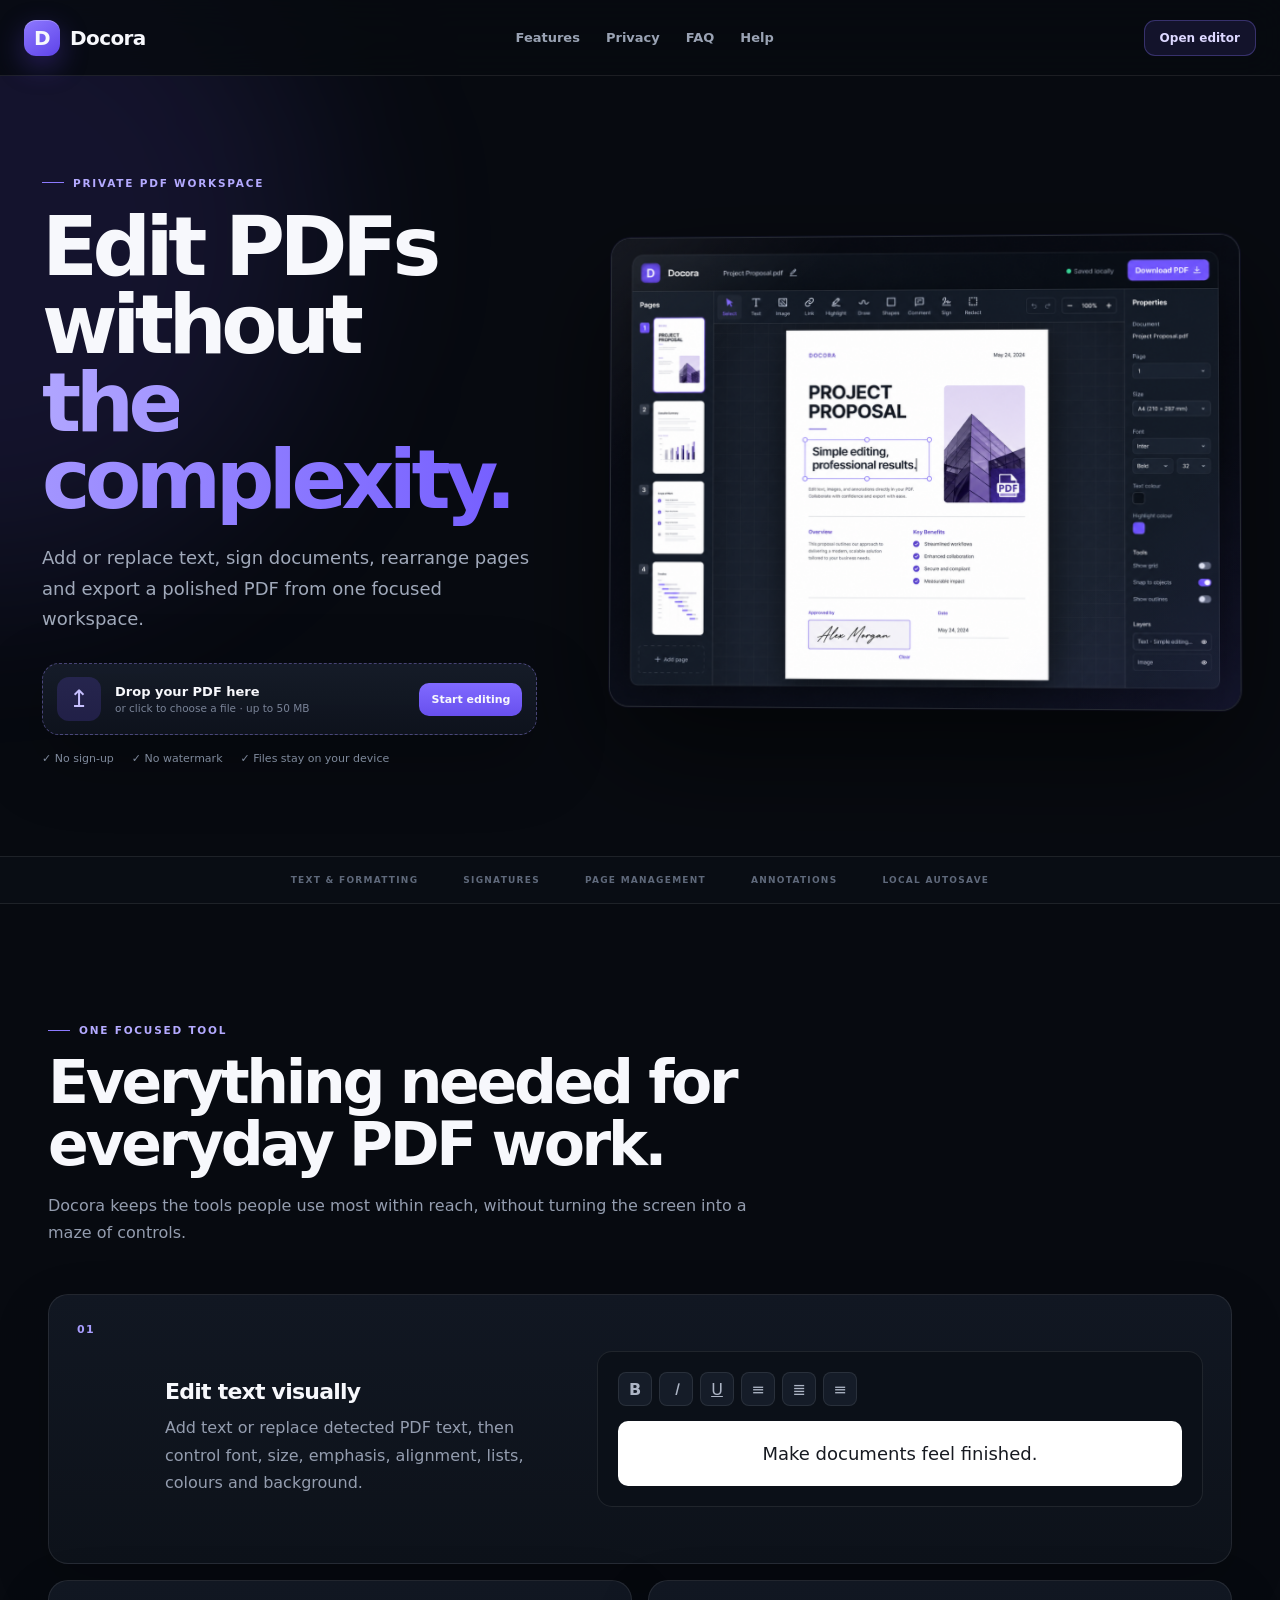
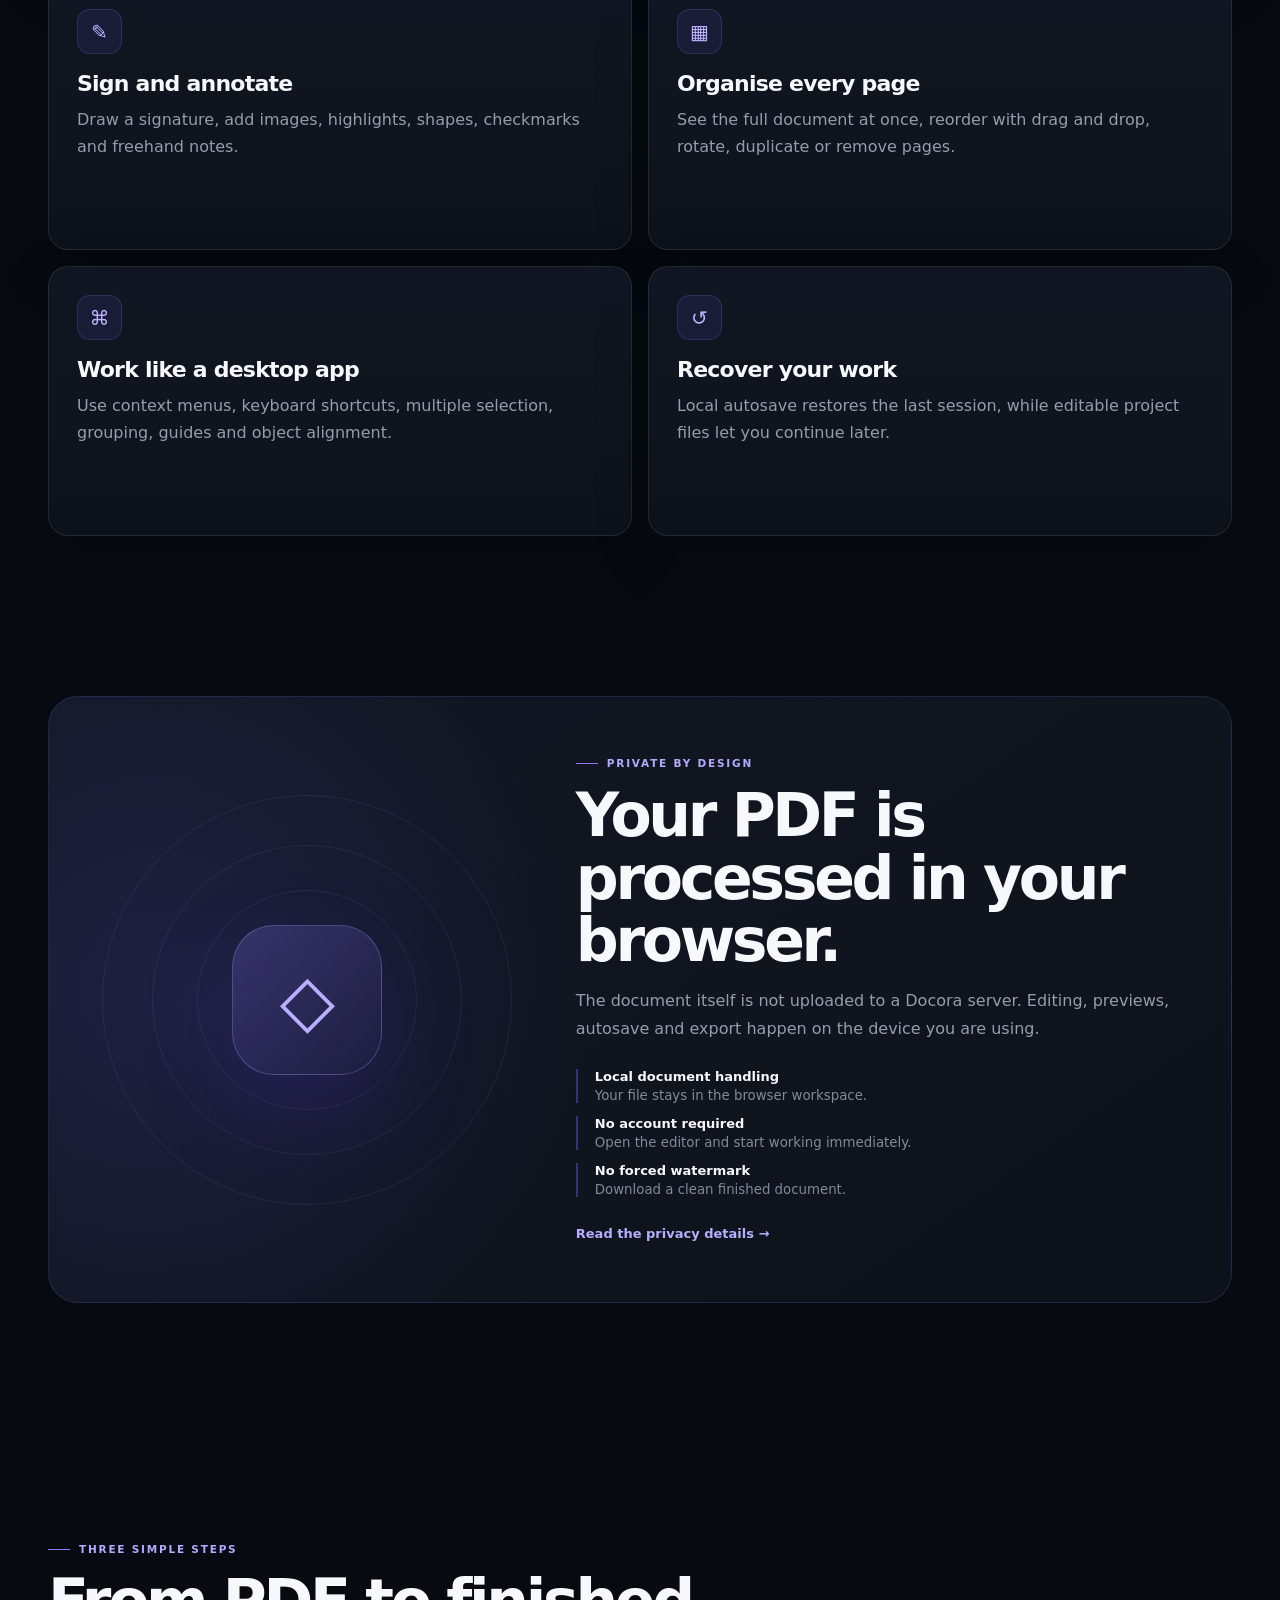
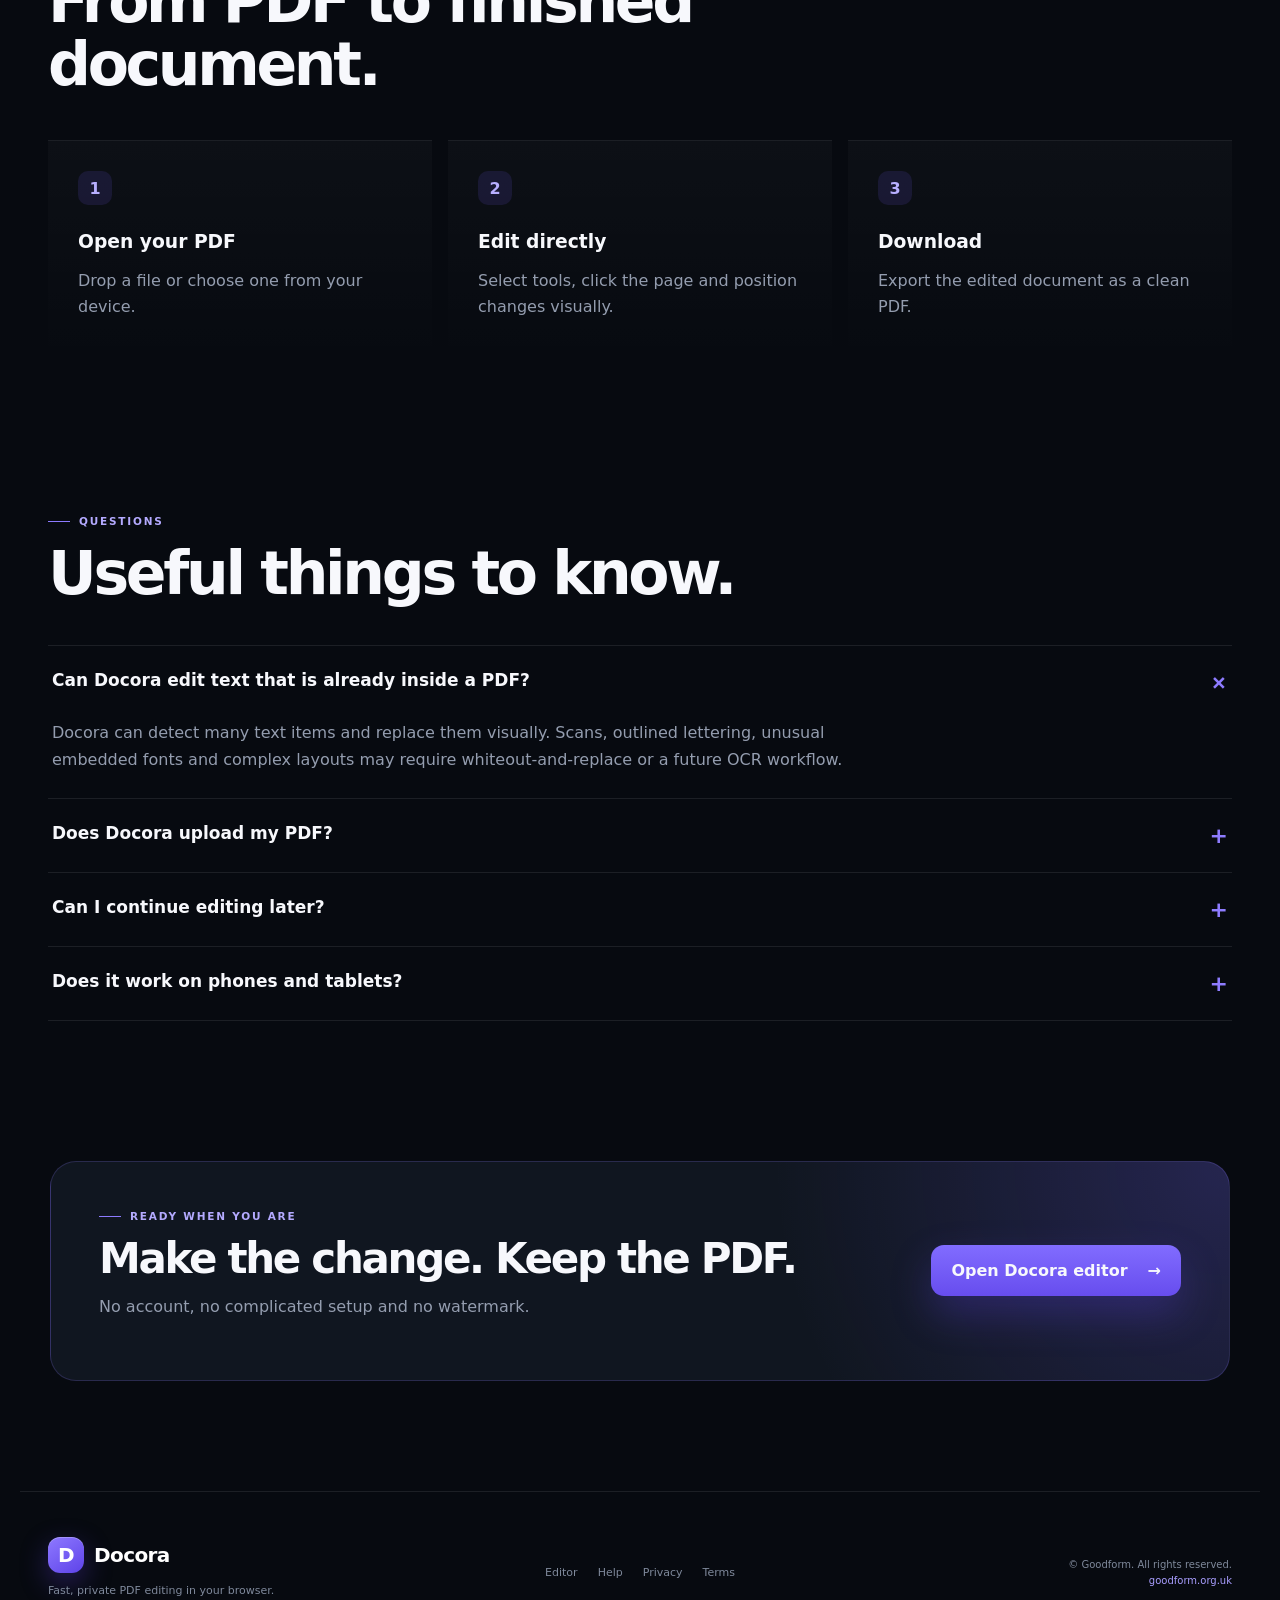
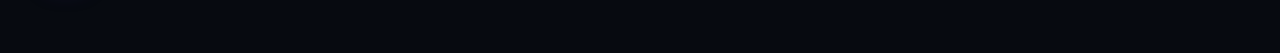
<file: index.html>
<!doctype html>
<html lang="en">
<head>
  <meta charset="utf-8">
  <meta name="viewport" content="width=device-width,initial-scale=1,viewport-fit=cover">
  <title>Docora — Fast, private PDF editing in your browser</title>
  <meta name="description" content="Edit PDF text, pages, signatures, images and annotations in a fast, private browser-based workspace. No account and no watermark.">
  <meta name="robots" content="index,follow,max-image-preview:large">
  <meta name="theme-color" content="#090d15">
  <link rel="canonical" href="https://docora.uk/">
  <link rel="apple-touch-icon" href="assets/icon-192.png">
  <link rel="icon" href="assets/favicon.svg" type="image/svg+xml">
  <link rel="manifest" href="manifest.webmanifest">
  <meta property="og:type" content="website">
  <meta property="og:title" content="Docora — Fast, private PDF editing">
  <meta property="og:description" content="Edit PDFs without the complexity. No account, no watermark, local document processing.">
  <meta property="og:url" content="https://docora.uk/">
  <meta property="og:image" content="https://docora.uk/assets/og-image.png">
  <meta name="twitter:card" content="summary_large_image">
  <meta name="twitter:title" content="Docora — Fast, private PDF editing">
  <meta name="twitter:description" content="A simple, modern PDF editor that works in your browser.">
  <meta name="twitter:image" content="https://docora.uk/assets/og-image.png">
  <link rel="stylesheet" href="assets/site.css?v=1.0.0">
  <script type="application/ld+json">{
    "@context":"https://schema.org",
    "@type":"SoftwareApplication",
    "name":"Docora",
    "applicationCategory":"BusinessApplication",
    "operatingSystem":"Any modern web browser",
    "url":"https://docora.uk/",
    "description":"A fast, private browser-based PDF editor for editing text, pages, signatures, images and annotations.",
    "offers":{"@type":"Offer","price":"0","priceCurrency":"GBP"},
    "creator":{"@type":"Organization","name":"Goodform","url":"https://goodform.org.uk/"}
  }</script>
</head>
<body>
  <header class="site-header">
    <a class="site-brand" href="./" aria-label="Docora home"><span class="brand-mark">D</span><span>Docora</span></a>
    <nav aria-label="Main navigation"><a href="#features">Features</a><a href="#privacy">Privacy</a><a href="#faq">FAQ</a><a href="help.html">Help</a></nav>
    <a class="header-cta" href="editor/">Open editor</a>
  </header>

  <main>
    <section class="hero">
      <div class="hero-glow"></div>
      <div class="hero-copy">
        <div class="eyebrow"><span></span>PRIVATE PDF WORKSPACE</div>
        <h1>Edit PDFs without<br><em>the complexity.</em></h1>
        <p>Add or replace text, sign documents, rearrange pages and export a polished PDF from one focused workspace.</p>
        <label id="homeDropzone" class="home-dropzone" for="homeFileInput">
          <input id="homeFileInput" type="file" accept="application/pdf" hidden>
          <span class="drop-icon">↥</span>
          <span class="drop-copy"><strong>Drop your PDF here</strong><small>or click to choose a file · up to 50 MB</small></span>
          <span class="drop-button">Start editing</span>
        </label>
        <div class="trust"><span>✓ No sign-up</span><span>✓ No watermark</span><span>✓ Files stay on your device</span></div>
      </div>

      <div class="product-preview product-preview-image" aria-label="Preview of the Docora PDF editor">
        <img src="assets/docora-editor-preview.png" alt="Docora PDF editor showing page thumbnails, editing tools, an editable text box, signature and document properties" loading="eager" decoding="async">
      </div>
    </section>

    <section class="proof-bar"><span>TEXT &amp; FORMATTING</span><span>SIGNATURES</span><span>PAGE MANAGEMENT</span><span>ANNOTATIONS</span><span>LOCAL AUTOSAVE</span></section>

    <section id="features" class="section features">
      <div class="section-heading"><div class="eyebrow"><span></span>ONE FOCUSED TOOL</div><h2>Everything needed for everyday PDF work.</h2><p>Docora keeps the tools people use most within reach, without turning the screen into a maze of controls.</p></div>
      <div class="feature-grid">
        <article class="feature-large"><span class="feature-number">01</span><div><h3>Edit text visually</h3><p>Add text or replace detected PDF text, then control font, size, emphasis, alignment, lists, colours and background.</p></div><div class="format-demo"><div class="demo-toolbar"><b>B</b><i>I</i><u>U</u><span>≡</span><span>≣</span><span>≡</span></div><div class="demo-text">Make documents feel finished.</div></div></article>
        <article><span class="feature-icon">✎</span><h3>Sign and annotate</h3><p>Draw a signature, add images, highlights, shapes, checkmarks and freehand notes.</p></article>
        <article><span class="feature-icon">▦</span><h3>Organise every page</h3><p>See the full document at once, reorder with drag and drop, rotate, duplicate or remove pages.</p></article>
        <article><span class="feature-icon">⌘</span><h3>Work like a desktop app</h3><p>Use context menus, keyboard shortcuts, multiple selection, grouping, guides and object alignment.</p></article>
        <article><span class="feature-icon">↺</span><h3>Recover your work</h3><p>Local autosave restores the last session, while editable project files let you continue later.</p></article>
      </div>
    </section>

    <section id="privacy" class="section privacy-section">
      <div class="privacy-card"><div class="privacy-visual"><span class="shield">◇</span><div class="pulse p1"></div><div class="pulse p2"></div><div class="pulse p3"></div></div><div><div class="eyebrow"><span></span>PRIVATE BY DESIGN</div><h2>Your PDF is processed in your browser.</h2><p>The document itself is not uploaded to a Docora server. Editing, previews, autosave and export happen on the device you are using.</p><div class="privacy-points"><span><b>Local document handling</b><small>Your file stays in the browser workspace.</small></span><span><b>No account required</b><small>Open the editor and start working immediately.</small></span><span><b>No forced watermark</b><small>Download a clean finished document.</small></span></div><a href="privacy.html">Read the privacy details →</a></div></div>
    </section>

    <section class="section how"><div class="section-heading"><div class="eyebrow"><span></span>THREE SIMPLE STEPS</div><h2>From PDF to finished document.</h2></div><div class="steps"><article><b>1</b><h3>Open your PDF</h3><p>Drop a file or choose one from your device.</p></article><article><b>2</b><h3>Edit directly</h3><p>Select tools, click the page and position changes visually.</p></article><article><b>3</b><h3>Download</h3><p>Export the edited document as a clean PDF.</p></article></div></section>

    <section id="faq" class="section faq"><div class="section-heading"><div class="eyebrow"><span></span>QUESTIONS</div><h2>Useful things to know.</h2></div><div class="faq-list">
      <details open><summary>Can Docora edit text that is already inside a PDF?<span>+</span></summary><p>Docora can detect many text items and replace them visually. Scans, outlined lettering, unusual embedded fonts and complex layouts may require whiteout-and-replace or a future OCR workflow.</p></details>
      <details><summary>Does Docora upload my PDF?<span>+</span></summary><p>The document is handled locally in the browser. Third-party libraries are currently delivered through established content delivery networks, but the PDF file itself is not sent to them by Docora.</p></details>
      <details><summary>Can I continue editing later?<span>+</span></summary><p>Yes. Docora autosaves the current session locally and can export an editable .docora project containing the PDF and editing data.</p></details>
      <details><summary>Does it work on phones and tablets?<span>+</span></summary><p>The interface adapts to smaller screens with slide-out page and properties panels, a bottom tool strip and touch zoom support. Desktop remains the best option for precise document work.</p></details>
    </div></section>

    <section class="final-cta"><div><div class="eyebrow"><span></span>READY WHEN YOU ARE</div><h2>Make the change. Keep the PDF.</h2><p>No account, no complicated setup and no watermark.</p></div><a href="editor/">Open Docora editor <span>→</span></a></section>
  </main>

  <footer class="site-footer"><div><a class="site-brand" href="./"><span class="brand-mark">D</span><span>Docora</span></a><p>Fast, private PDF editing in your browser.</p></div><div class="footer-links"><a href="editor/">Editor</a><a href="help.html">Help</a><a href="privacy.html">Privacy</a><a href="terms.html">Terms</a></div><div class="goodform">© Goodform. All rights reserved.<a href="https://goodform.org.uk/" target="_blank" rel="noopener">goodform.org.uk</a></div></footer>
  <div id="homeToast" class="home-toast" hidden></div>
  <script src="assets/site.js?v=1.0.0" defer></script>
</body>
</html>
</file>
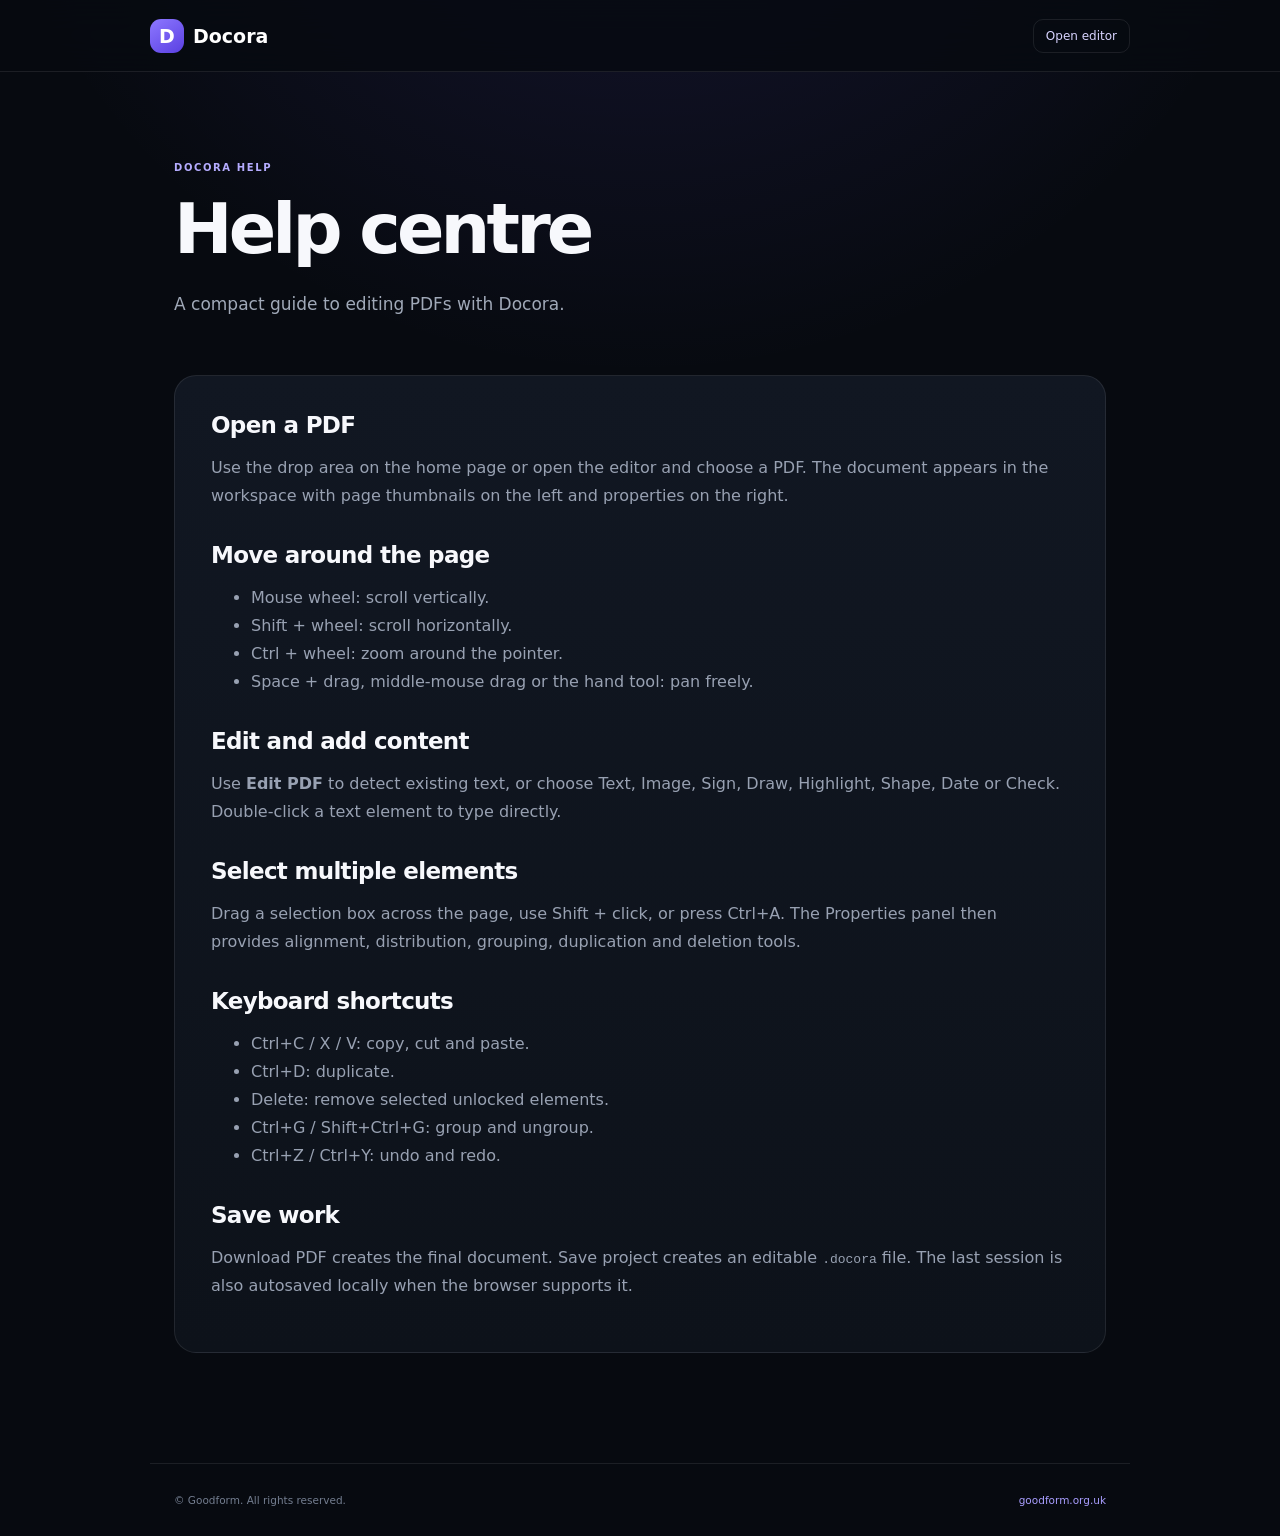
<file: help.html>
<!doctype html><html lang="en"><head><meta charset="utf-8"><meta name="viewport" content="width=device-width,initial-scale=1"><title>Help centre — Docora</title><meta name="description" content="A compact guide to editing PDFs with Docora."><meta name="robots" content="index,follow"><meta name="theme-color" content="#090d15"><link rel="canonical" href="https://docora.uk/help.html"><meta property="og:type" content="website"><meta property="og:title" content="Help centre — Docora"><meta property="og:description" content="A compact guide to editing PDFs with Docora."><meta property="og:url" content="https://docora.uk/help.html"><meta property="og:image" content="https://docora.uk/assets/og-image.png"><link rel="apple-touch-icon" href="assets/icon-192.png">
  <link rel="icon" href="assets/favicon.svg" type="image/svg+xml"><link rel="stylesheet" href="assets/legal.css?v=1.0.0"></head><body><header class="top"><a class="brand" href="index.html"><span class="mark">D</span>Docora</a><a href="editor/">Open editor</a></header><main class="wrap"><div class="eyebrow">DOCORA HELP</div><h1>Help centre</h1><p class="lead">A compact guide to editing PDFs with Docora.</p><section class="content">
<h2>Open a PDF</h2><p>Use the drop area on the home page or open the editor and choose a PDF. The document appears in the workspace with page thumbnails on the left and properties on the right.</p>
<h2>Move around the page</h2><ul><li>Mouse wheel: scroll vertically.</li><li>Shift + wheel: scroll horizontally.</li><li>Ctrl + wheel: zoom around the pointer.</li><li>Space + drag, middle-mouse drag or the hand tool: pan freely.</li></ul>
<h2>Edit and add content</h2><p>Use <strong>Edit PDF</strong> to detect existing text, or choose Text, Image, Sign, Draw, Highlight, Shape, Date or Check. Double-click a text element to type directly.</p>
<h2>Select multiple elements</h2><p>Drag a selection box across the page, use Shift + click, or press Ctrl+A. The Properties panel then provides alignment, distribution, grouping, duplication and deletion tools.</p>
<h2>Keyboard shortcuts</h2><ul><li>Ctrl+C / X / V: copy, cut and paste.</li><li>Ctrl+D: duplicate.</li><li>Delete: remove selected unlocked elements.</li><li>Ctrl+G / Shift+Ctrl+G: group and ungroup.</li><li>Ctrl+Z / Ctrl+Y: undo and redo.</li></ul>
<h2>Save work</h2><p>Download PDF creates the final document. Save project creates an editable <code>.docora</code> file. The last session is also autosaved locally when the browser supports it.</p>
</section></main><footer class="footer"><span>© Goodform. All rights reserved.</span><a href="https://goodform.org.uk/" target="_blank" rel="noopener">goodform.org.uk</a></footer></body></html>
</file>
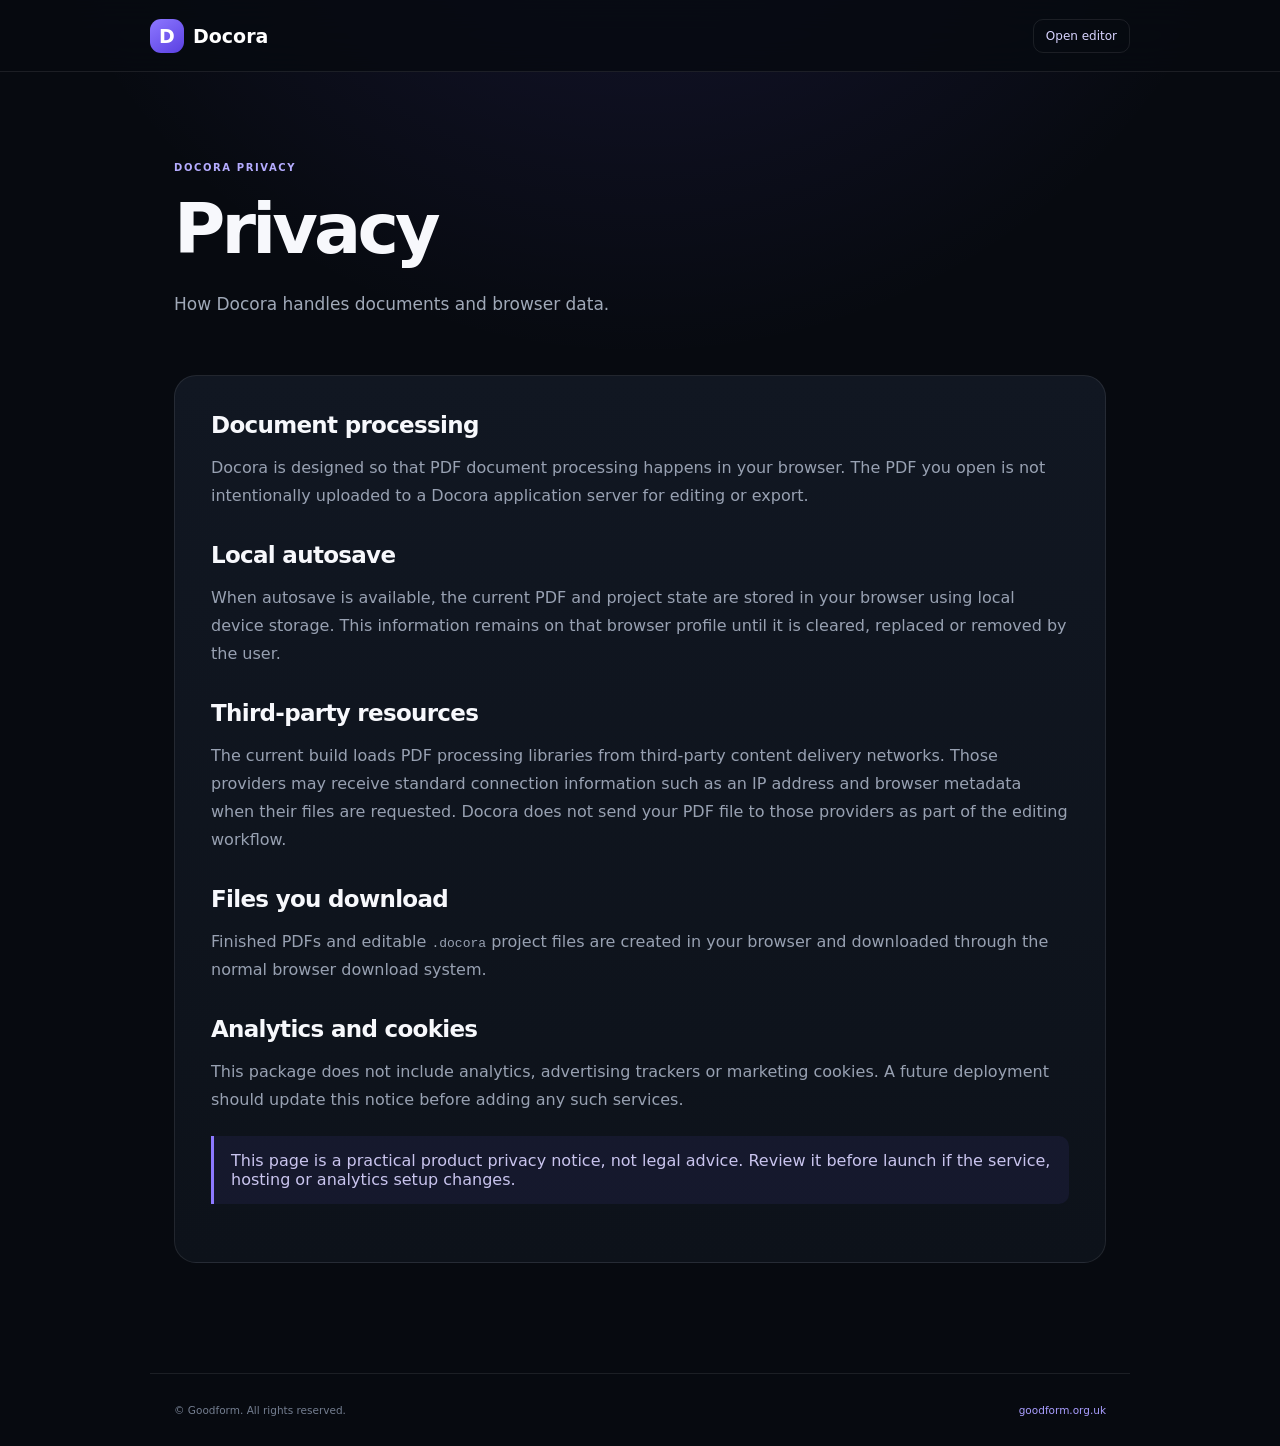
<file: privacy.html>
<!doctype html><html lang="en"><head><meta charset="utf-8"><meta name="viewport" content="width=device-width,initial-scale=1"><title>Privacy — Docora</title><meta name="description" content="How Docora handles documents and browser data."><meta name="robots" content="index,follow"><meta name="theme-color" content="#090d15"><link rel="canonical" href="https://docora.uk/privacy.html"><meta property="og:type" content="website"><meta property="og:title" content="Privacy — Docora"><meta property="og:description" content="How Docora handles documents and browser data."><meta property="og:url" content="https://docora.uk/privacy.html"><meta property="og:image" content="https://docora.uk/assets/og-image.png"><link rel="apple-touch-icon" href="assets/icon-192.png">
  <link rel="icon" href="assets/favicon.svg" type="image/svg+xml"><link rel="stylesheet" href="assets/legal.css?v=1.0.0"></head><body><header class="top"><a class="brand" href="index.html"><span class="mark">D</span>Docora</a><a href="editor/">Open editor</a></header><main class="wrap"><div class="eyebrow">DOCORA PRIVACY</div><h1>Privacy</h1><p class="lead">How Docora handles documents and browser data.</p><section class="content">
<h2>Document processing</h2><p>Docora is designed so that PDF document processing happens in your browser. The PDF you open is not intentionally uploaded to a Docora application server for editing or export.</p>
<h2>Local autosave</h2><p>When autosave is available, the current PDF and project state are stored in your browser using local device storage. This information remains on that browser profile until it is cleared, replaced or removed by the user.</p>
<h2>Third-party resources</h2><p>The current build loads PDF processing libraries from third-party content delivery networks. Those providers may receive standard connection information such as an IP address and browser metadata when their files are requested. Docora does not send your PDF file to those providers as part of the editing workflow.</p>
<h2>Files you download</h2><p>Finished PDFs and editable <code>.docora</code> project files are created in your browser and downloaded through the normal browser download system.</p>
<h2>Analytics and cookies</h2><p>This package does not include analytics, advertising trackers or marketing cookies. A future deployment should update this notice before adding any such services.</p>
<div class="note">This page is a practical product privacy notice, not legal advice. Review it before launch if the service, hosting or analytics setup changes.</div>
</section></main><footer class="footer"><span>© Goodform. All rights reserved.</span><a href="https://goodform.org.uk/" target="_blank" rel="noopener">goodform.org.uk</a></footer></body></html>
</file>
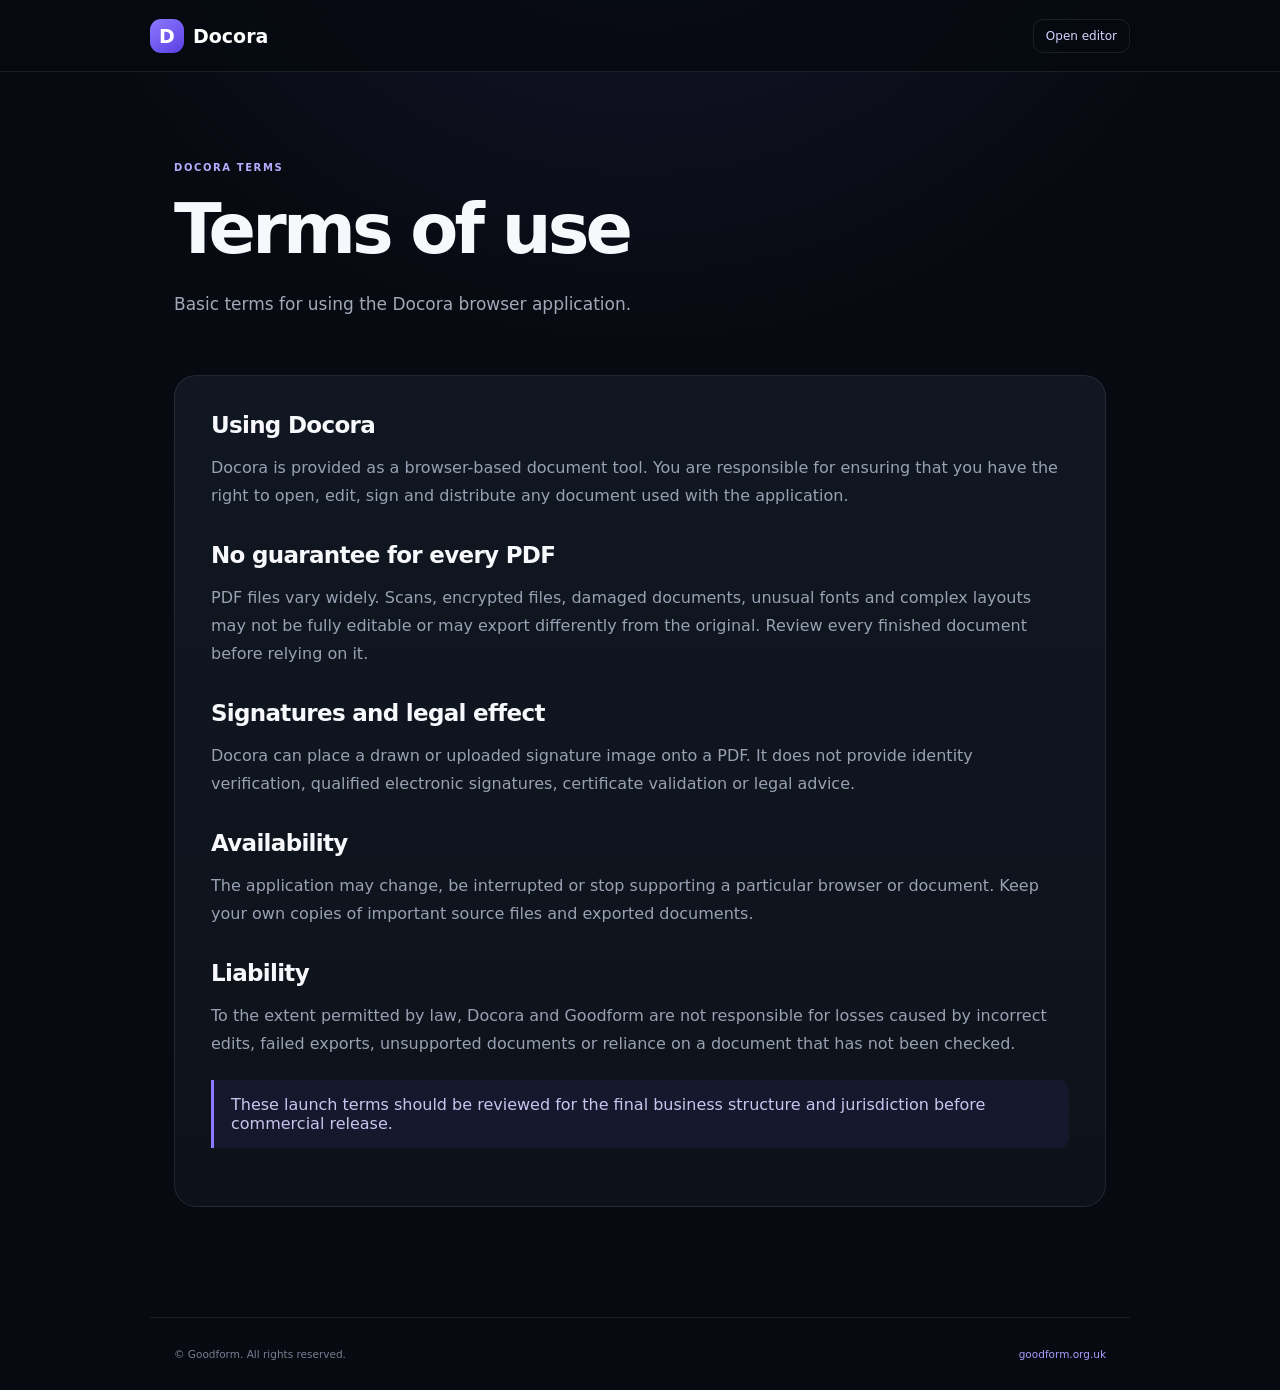
<file: terms.html>
<!doctype html><html lang="en"><head><meta charset="utf-8"><meta name="viewport" content="width=device-width,initial-scale=1"><title>Terms of use — Docora</title><meta name="description" content="Basic terms for using the Docora browser application."><meta name="robots" content="index,follow"><meta name="theme-color" content="#090d15"><link rel="canonical" href="https://docora.uk/terms.html"><meta property="og:type" content="website"><meta property="og:title" content="Terms of use — Docora"><meta property="og:description" content="Basic terms for using the Docora browser application."><meta property="og:url" content="https://docora.uk/terms.html"><meta property="og:image" content="https://docora.uk/assets/og-image.png"><link rel="apple-touch-icon" href="assets/icon-192.png">
  <link rel="icon" href="assets/favicon.svg" type="image/svg+xml"><link rel="stylesheet" href="assets/legal.css?v=1.0.0"></head><body><header class="top"><a class="brand" href="index.html"><span class="mark">D</span>Docora</a><a href="editor/">Open editor</a></header><main class="wrap"><div class="eyebrow">DOCORA TERMS</div><h1>Terms of use</h1><p class="lead">Basic terms for using the Docora browser application.</p><section class="content">
<h2>Using Docora</h2><p>Docora is provided as a browser-based document tool. You are responsible for ensuring that you have the right to open, edit, sign and distribute any document used with the application.</p>
<h2>No guarantee for every PDF</h2><p>PDF files vary widely. Scans, encrypted files, damaged documents, unusual fonts and complex layouts may not be fully editable or may export differently from the original. Review every finished document before relying on it.</p>
<h2>Signatures and legal effect</h2><p>Docora can place a drawn or uploaded signature image onto a PDF. It does not provide identity verification, qualified electronic signatures, certificate validation or legal advice.</p>
<h2>Availability</h2><p>The application may change, be interrupted or stop supporting a particular browser or document. Keep your own copies of important source files and exported documents.</p>
<h2>Liability</h2><p>To the extent permitted by law, Docora and Goodform are not responsible for losses caused by incorrect edits, failed exports, unsupported documents or reliance on a document that has not been checked.</p>
<div class="note">These launch terms should be reviewed for the final business structure and jurisdiction before commercial release.</div>
</section></main><footer class="footer"><span>© Goodform. All rights reserved.</span><a href="https://goodform.org.uk/" target="_blank" rel="noopener">goodform.org.uk</a></footer></body></html>
</file>
<file: assets/site.css>
:root{color-scheme:dark;--bg:#070a10;--surface:#101620;--surface2:#151c29;--line:rgba(255,255,255,.085);--ink:#f7f8fc;--muted:#949daf;--accent:#795fff;--accent2:#aa9bff;--green:#42d493}*{box-sizing:border-box}html{scroll-behavior:smooth}body{margin:0;background:var(--bg);color:var(--ink);font-family:Inter,ui-sans-serif,system-ui,-apple-system,"Segoe UI",sans-serif;overflow-x:hidden}a{color:inherit}.site-header{height:76px;display:flex;align-items:center;justify-content:space-between;gap:28px;padding:0 max(24px,calc((100vw - 1240px)/2));position:sticky;top:0;z-index:20;background:rgba(7,10,16,.8);border-bottom:1px solid var(--line);backdrop-filter:blur(20px)}.site-brand{display:flex;align-items:center;gap:10px;text-decoration:none;font-size:20px;font-weight:850;letter-spacing:-.03em}.brand-mark{display:grid;place-items:center;width:36px;height:36px;border-radius:12px;background:linear-gradient(145deg,#8e79ff,#5e43e9);box-shadow:0 10px 28px rgba(96,67,230,.35),inset 0 1px rgba(255,255,255,.25)}.site-brand small{padding:4px 6px;border:1px solid rgba(139,121,255,.22);border-radius:999px;background:rgba(115,92,255,.14);color:#c2baff;font-size:8px;letter-spacing:.12em}.site-header nav{display:flex;align-items:center;gap:26px}.site-header nav a{color:#9aa3b4;text-decoration:none;font-size:13px;font-weight:650}.site-header nav a:hover{color:#fff}.header-cta{padding:10px 15px;border:1px solid rgba(139,121,255,.3);border-radius:11px;background:rgba(115,92,255,.12);color:#ddd8ff;text-decoration:none;font-size:12px;font-weight:800}.header-cta:hover{background:rgba(115,92,255,.22)}.hero{position:relative;display:grid;grid-template-columns:minmax(0,.88fr) minmax(540px,1.12fr);align-items:center;gap:70px;min-height:780px;max-width:1400px;margin:auto;padding:90px 42px 80px}.hero-glow{position:absolute;width:680px;height:680px;left:-360px;top:-180px;border-radius:50%;background:rgba(115,92,255,.12);filter:blur(90px);pointer-events:none}.hero-copy{position:relative;z-index:2}.eyebrow{display:flex;align-items:center;gap:9px;color:#b4aaff;font-size:10.5px;font-weight:850;letter-spacing:.17em}.eyebrow span{width:22px;height:1px;background:#8c7aff}.hero h1{margin:19px 0 24px;font-size:clamp(55px,6.4vw,88px);line-height:.95;letter-spacing:-.067em}.hero h1 em{font-style:normal;background:linear-gradient(90deg,#b0a5ff,#755eff);-webkit-background-clip:text;background-clip:text;color:transparent}.hero-copy>p{max-width:620px;margin:0 0 28px;color:#a0a9ba;font-size:18px;line-height:1.7}.home-dropzone{display:flex;align-items:center;gap:14px;max-width:640px;padding:13px 14px;border:1px dashed rgba(159,144,255,.39);border-radius:17px;background:linear-gradient(180deg,rgba(24,30,44,.88),rgba(15,20,30,.92));cursor:pointer;box-shadow:0 25px 70px rgba(0,0,0,.28);transition:.2s}.home-dropzone:hover,.home-dropzone.drag{transform:translateY(-2px);border-color:#9785ff;background:#1a2130}.drop-icon{display:grid;place-items:center;width:44px;height:44px;flex:0 0 auto;border-radius:12px;background:rgba(115,92,255,.18);color:#c7c0ff;font-size:24px}.drop-copy{display:flex;flex-direction:column;min-width:0}.drop-copy strong{font-size:13px}.drop-copy small{margin-top:3px;color:#798397;font-size:10.5px}.drop-button{margin-left:auto;padding:10px 12px;border-radius:10px;background:linear-gradient(180deg,#806aff,#6850ee);font-size:11px;font-weight:850;white-space:nowrap}.trust{display:flex;gap:18px;flex-wrap:wrap;margin-top:17px;color:#7e899b;font-size:11px}.product-preview{position:relative;border:1px solid rgba(255,255,255,.105);border-radius:20px;background:#0c111a;box-shadow:0 45px 120px rgba(0,0,0,.62),0 0 0 1px rgba(115,92,255,.08);overflow:hidden;transform:perspective(1200px) rotateY(-2deg) rotateX(1deg)}.product-preview:after{content:"";position:absolute;inset:-1px;background:linear-gradient(135deg,rgba(255,255,255,.06),transparent 22%,transparent 75%,rgba(115,92,255,.07));pointer-events:none}.preview-top{height:49px;display:flex;align-items:center;gap:8px;padding:0 13px;border-bottom:1px solid var(--line);background:#090d14;font-size:11px}.mini-brand{display:grid;place-items:center;width:25px;height:25px;border-radius:8px;background:#7257f6;font-weight:850}.preview-status{margin-left:auto;color:#8b95a7;font-size:8.5px}.preview-status:first-letter{color:var(--green)}.preview-download{padding:8px 9px;border-radius:8px;background:#7257f6;font-weight:750}.preview-body{display:grid;grid-template-columns:104px minmax(0,1fr) 125px;height:465px}.preview-body aside{padding:12px 9px;border-right:1px solid var(--line);background:#0e141e;font-size:9px}.page-thumb{height:112px;margin-top:10px;border:1px solid var(--line);border-radius:7px;background:linear-gradient(#fff,#f8f8f8);box-shadow:0 8px 20px rgba(0,0,0,.3)}.page-thumb.active{border-color:#7f68ff;box-shadow:0 0 0 2px rgba(115,92,255,.15)}.preview-body section{display:flex;flex-direction:column;min-width:0}.preview-tools{height:46px;display:flex;align-items:center;gap:18px;padding:0 17px;border-bottom:1px solid var(--line);color:#8791a4;background:#101620;font-size:14px}.preview-canvas{display:grid;place-items:center;flex:1;background:radial-gradient(circle at 50% 0,#252d3d,#0a0e15 65%);background-image:linear-gradient(rgba(255,255,255,.018) 1px,transparent 1px),linear-gradient(90deg,rgba(255,255,255,.018) 1px,transparent 1px),radial-gradient(circle at 50% 0,#252d3d,#0a0e15 65%);background-size:24px 24px,24px 24px,auto}.paper{position:relative;width:255px;height:350px;padding:32px 28px;background:#fff;color:#171a21;box-shadow:0 28px 70px rgba(0,0,0,.55)}.paper small{font-size:6px;letter-spacing:.12em;color:#6a6f79}.paper h3{margin:34px 0 10px;font-size:22px;line-height:1.05;letter-spacing:-.04em}.paper p{width:150px;font-size:7px;line-height:1.6;color:#777}.selected-box{position:absolute;left:37px;top:205px;width:168px;padding:7px;border:1.5px solid #7b62ff;font-size:9px;color:#4e3fd0;background:rgba(115,92,255,.06)}.selected-box span{position:absolute;right:-4px;bottom:-4px;width:8px;height:8px;border:1px solid #fff;border-radius:50%;background:#735cff}.pdf-demo-icon{position:absolute;right:38px;bottom:45px;width:58px;height:58px;object-fit:contain;display:block;filter:drop-shadow(0 5px 8px rgba(0,0,0,.12))}.preview-props{border-left:1px solid var(--line);border-right:0!important}.preview-props label{display:block;margin-top:18px;color:#7d8799;font-size:7.5px}.preview-props label div{display:flex;align-items:center;justify-content:space-between;margin-top:5px;padding:7px;border:1px solid var(--line);border-radius:6px;background:#151c28;color:#d6dbe4;font-size:8px}.colour-dot{width:18px!important;height:18px!important;padding:0!important;border-radius:5px!important;background:#735cff!important}.proof-bar{display:flex;justify-content:center;gap:45px;padding:18px 24px;border-top:1px solid var(--line);border-bottom:1px solid var(--line);background:#090d14;color:#5f697b;font-size:9px;font-weight:850;letter-spacing:.14em}.section{max-width:1240px;margin:auto;padding:120px 28px}.section-heading{max-width:720px}.section-heading h2,.privacy-card h2,.final-cta h2{margin:15px 0 14px;font-size:clamp(38px,5vw,60px);line-height:1.04;letter-spacing:-.055em}.section-heading>p{color:var(--muted);font-size:16px;line-height:1.7}.feature-grid{display:grid;grid-template-columns:repeat(2,1fr);gap:16px;margin-top:48px}.feature-grid article{min-height:270px;padding:28px;border:1px solid var(--line);border-radius:20px;background:linear-gradient(180deg,#111722,#0d121a);box-shadow:0 20px 55px rgba(0,0,0,.18)}.feature-grid h3{margin:17px 0 10px;font-size:22px;letter-spacing:-.035em}.feature-grid p{margin:0;color:var(--muted);line-height:1.7}.feature-icon{display:grid;place-items:center;width:45px;height:45px;border:1px solid rgba(139,121,255,.2);border-radius:13px;background:rgba(115,92,255,.1);color:#bcb3ff;font-size:20px}.feature-large{grid-column:1/-1;display:grid!important;grid-template-columns:60px minmax(250px,.8fr) minmax(350px,1.2fr);align-items:center;gap:28px}.feature-number{align-self:flex-start;color:#a99eff;font-size:11px;font-weight:850;letter-spacing:.13em}.format-demo{padding:20px;border:1px solid var(--line);border-radius:15px;background:#0b1018}.demo-toolbar{display:flex;gap:7px;padding-bottom:15px}.demo-toolbar>*{display:grid;place-items:center;width:34px;height:34px;border:1px solid var(--line);border-radius:8px;background:#151c28;color:#adb5c5}.demo-text{padding:22px;border-radius:10px;background:#fff;color:#171a21;font-size:18px;text-align:center}.privacy-section{padding-top:40px}.privacy-card{display:grid;grid-template-columns:.8fr 1.2fr;gap:70px;align-items:center;padding:60px;border:1px solid rgba(139,121,255,.17);border-radius:30px;background:radial-gradient(circle at 10% 50%,rgba(115,92,255,.15),transparent 38%),linear-gradient(145deg,#121824,#0d1119);overflow:hidden}.privacy-visual{position:relative;display:grid;place-items:center;min-height:380px}.shield{display:grid;place-items:center;width:150px;height:150px;border:1px solid rgba(171,158,255,.3);border-radius:42px;background:linear-gradient(145deg,rgba(140,119,255,.24),rgba(74,54,180,.12));font-size:72px;color:#b8afff;box-shadow:0 35px 90px rgba(70,48,190,.24);z-index:3}.pulse{position:absolute;border:1px solid rgba(139,121,255,.13);border-radius:50%}.p1{width:220px;height:220px}.p2{width:310px;height:310px}.p3{width:410px;height:410px}.privacy-card>div:last-child>p{color:var(--muted);line-height:1.75}.privacy-points{display:grid;gap:13px;margin:26px 0}.privacy-points span{display:flex;flex-direction:column;padding-left:17px;border-left:2px solid rgba(115,92,255,.4)}.privacy-points b{font-size:13px}.privacy-points small{margin-top:4px;color:#808a9d}.privacy-card a{color:#b7aeff;text-decoration:none;font-weight:750;font-size:13px}.how{padding-bottom:80px}.steps{display:grid;grid-template-columns:repeat(3,1fr);gap:16px;margin-top:45px}.steps article{padding:30px;border-top:1px solid var(--line);background:linear-gradient(180deg,rgba(255,255,255,.025),transparent)}.steps b{display:grid;place-items:center;width:34px;height:34px;border-radius:10px;background:rgba(115,92,255,.13);color:#b8afff}.steps h3{margin:26px 0 8px}.steps p{color:var(--muted);line-height:1.6}.faq{padding-top:70px}.faq-list{margin-top:40px;border-top:1px solid var(--line)}.faq details{border-bottom:1px solid var(--line);padding:0 4px}.faq summary{display:flex;justify-content:space-between;gap:20px;padding:24px 0;cursor:pointer;font-size:17px;font-weight:750;list-style:none}.faq summary::-webkit-details-marker{display:none}.faq summary span{color:#8e7cff;font-size:22px;transition:.2s}.faq details[open] summary span{transform:rotate(45deg)}.faq details p{max-width:850px;margin:0 0 25px;color:var(--muted);line-height:1.7}.final-cta{max-width:1180px;margin:20px auto 110px;display:flex;align-items:center;justify-content:space-between;gap:30px;padding:48px;border:1px solid rgba(139,121,255,.2);border-radius:26px;background:radial-gradient(circle at 100% 0,rgba(115,92,255,.21),transparent 38%),#101620}.final-cta h2{font-size:42px}.final-cta p{color:var(--muted)}.final-cta>a{display:flex;align-items:center;gap:20px;padding:16px 20px;border-radius:13px;background:linear-gradient(180deg,#816cff,#674dee);box-shadow:0 18px 40px rgba(91,67,220,.3);text-decoration:none;font-weight:850;white-space:nowrap}.final-cta>a:hover{transform:translateY(-2px)}.site-footer{display:grid;grid-template-columns:1fr auto 1fr;align-items:center;gap:35px;max-width:1240px;margin:auto;padding:45px 28px;border-top:1px solid var(--line);color:#7f899b}.site-footer .site-brand{color:#fff}.site-footer p{font-size:11px}.footer-links{display:flex;gap:20px}.footer-links a{font-size:11px;text-decoration:none}.footer-links a:hover{color:#fff}.goodform{display:flex;flex-direction:column;align-items:flex-end;font-size:10px}.goodform a{margin-top:5px;color:#a99eff;text-decoration:none}.home-toast{position:fixed;left:50%;bottom:25px;transform:translateX(-50%);padding:12px 16px;border:1px solid var(--line);border-radius:12px;background:#151c28;box-shadow:0 20px 50px rgba(0,0,0,.5);font-size:12px;z-index:50}@media(max-width:1100px){.hero{grid-template-columns:1fr;padding-top:70px}.hero-copy{text-align:center}.eyebrow,.home-dropzone,.trust{justify-content:center;margin-left:auto;margin-right:auto}.product-preview{max-width:780px;margin:auto;width:100%;transform:none}.proof-bar{gap:20px;flex-wrap:wrap}.privacy-card{grid-template-columns:1fr}.privacy-visual{min-height:300px}.site-header nav{display:none}}@media(max-width:720px){.site-header{height:65px;padding:0 14px}.site-brand{font-size:17px}.site-header .site-brand small{display:none}.hero{min-height:auto;padding:60px 16px}.hero h1{font-size:50px}.hero-copy>p{font-size:15px}.home-dropzone{align-items:flex-start}.drop-button{display:none}.product-preview{display:none}.proof-bar{font-size:8px}.section{padding:80px 16px}.feature-grid{grid-template-columns:1fr}.feature-large{grid-column:auto;display:block!important}.feature-large .format-demo{margin-top:25px}.privacy-card{padding:35px 20px}.privacy-visual{min-height:230px}.shield{width:110px;height:110px}.p3{width:290px;height:290px}.p2{width:220px;height:220px}.p1{width:160px;height:160px}.steps{grid-template-columns:1fr}.final-cta{margin:10px 16px 70px;padding:30px 22px;flex-direction:column;align-items:flex-start}.final-cta h2{font-size:34px}.site-footer{grid-template-columns:1fr;padding:35px 16px}.footer-links{flex-wrap:wrap}.goodform{align-items:flex-start}.home-dropzone{padding:12px}.drop-copy small{white-space:normal}.trust{font-size:10px}}

/* Homepage hero editor preview — clear product illustration */
.product-preview-image{display:block;aspect-ratio:4/3;background:#0c111a;overflow:hidden;transform:perspective(1200px) rotateY(-2deg) rotateX(1deg)}
.product-preview-image img{display:block;width:100%;height:100%;object-fit:cover;object-position:center}
@media(max-width:1100px){.product-preview-image{transform:none}}
</file>
<file: assets/legal.css>
:root{color-scheme:dark;--bg:#070a10;--surface:#101620;--line:rgba(255,255,255,.085);--ink:#f7f8fc;--muted:#98a1b2;--accent:#8d79ff}*{box-sizing:border-box}body{margin:0;background:radial-gradient(circle at 50% -20%,rgba(115,92,255,.16),transparent 35%),var(--bg);color:var(--ink);font-family:Inter,system-ui,-apple-system,"Segoe UI",sans-serif}.top{height:72px;display:flex;align-items:center;justify-content:space-between;padding:0 max(20px,calc((100vw - 980px)/2));border-bottom:1px solid var(--line);background:rgba(7,10,16,.82);backdrop-filter:blur(18px)}.brand{display:flex;align-items:center;gap:9px;text-decoration:none;color:#fff;font-size:19px;font-weight:850}.mark{display:grid;place-items:center;width:34px;height:34px;border-radius:11px;background:linear-gradient(145deg,#8d78ff,#5a40e2)}.top>a:last-child{padding:9px 12px;border:1px solid var(--line);border-radius:10px;color:#d8d4ff;text-decoration:none;font-size:12px}.wrap{max-width:980px;margin:auto;padding:90px 24px 110px}.eyebrow{color:#b5acff;font-size:10px;font-weight:850;letter-spacing:.16em}.wrap h1{margin:15px 0 20px;font-size:clamp(42px,7vw,70px);letter-spacing:-.055em}.lead{max-width:760px;color:#a0a9b8;font-size:17px;line-height:1.75}.content{margin-top:55px;padding:36px;border:1px solid var(--line);border-radius:22px;background:linear-gradient(180deg,#111722,#0d121a)}.content h2{margin:32px 0 10px;font-size:23px;letter-spacing:-.03em}.content h2:first-child{margin-top:0}.content p,.content li{color:var(--muted);line-height:1.75}.content a{color:#b6adff}.note{margin:22px 0;padding:15px 17px;border-left:3px solid var(--accent);background:rgba(115,92,255,.08);color:#c9c4ee;border-radius:0 10px 10px 0}.footer{display:flex;justify-content:space-between;gap:20px;max-width:980px;margin:auto;padding:30px 24px;border-top:1px solid var(--line);color:#747e90;font-size:10.5px}.footer a{color:#a99eff;text-decoration:none}@media(max-width:650px){.top{height:64px;padding:0 14px}.wrap{padding:60px 16px 80px}.content{padding:24px 18px}.footer{padding:25px 16px;flex-direction:column}}
</file>
